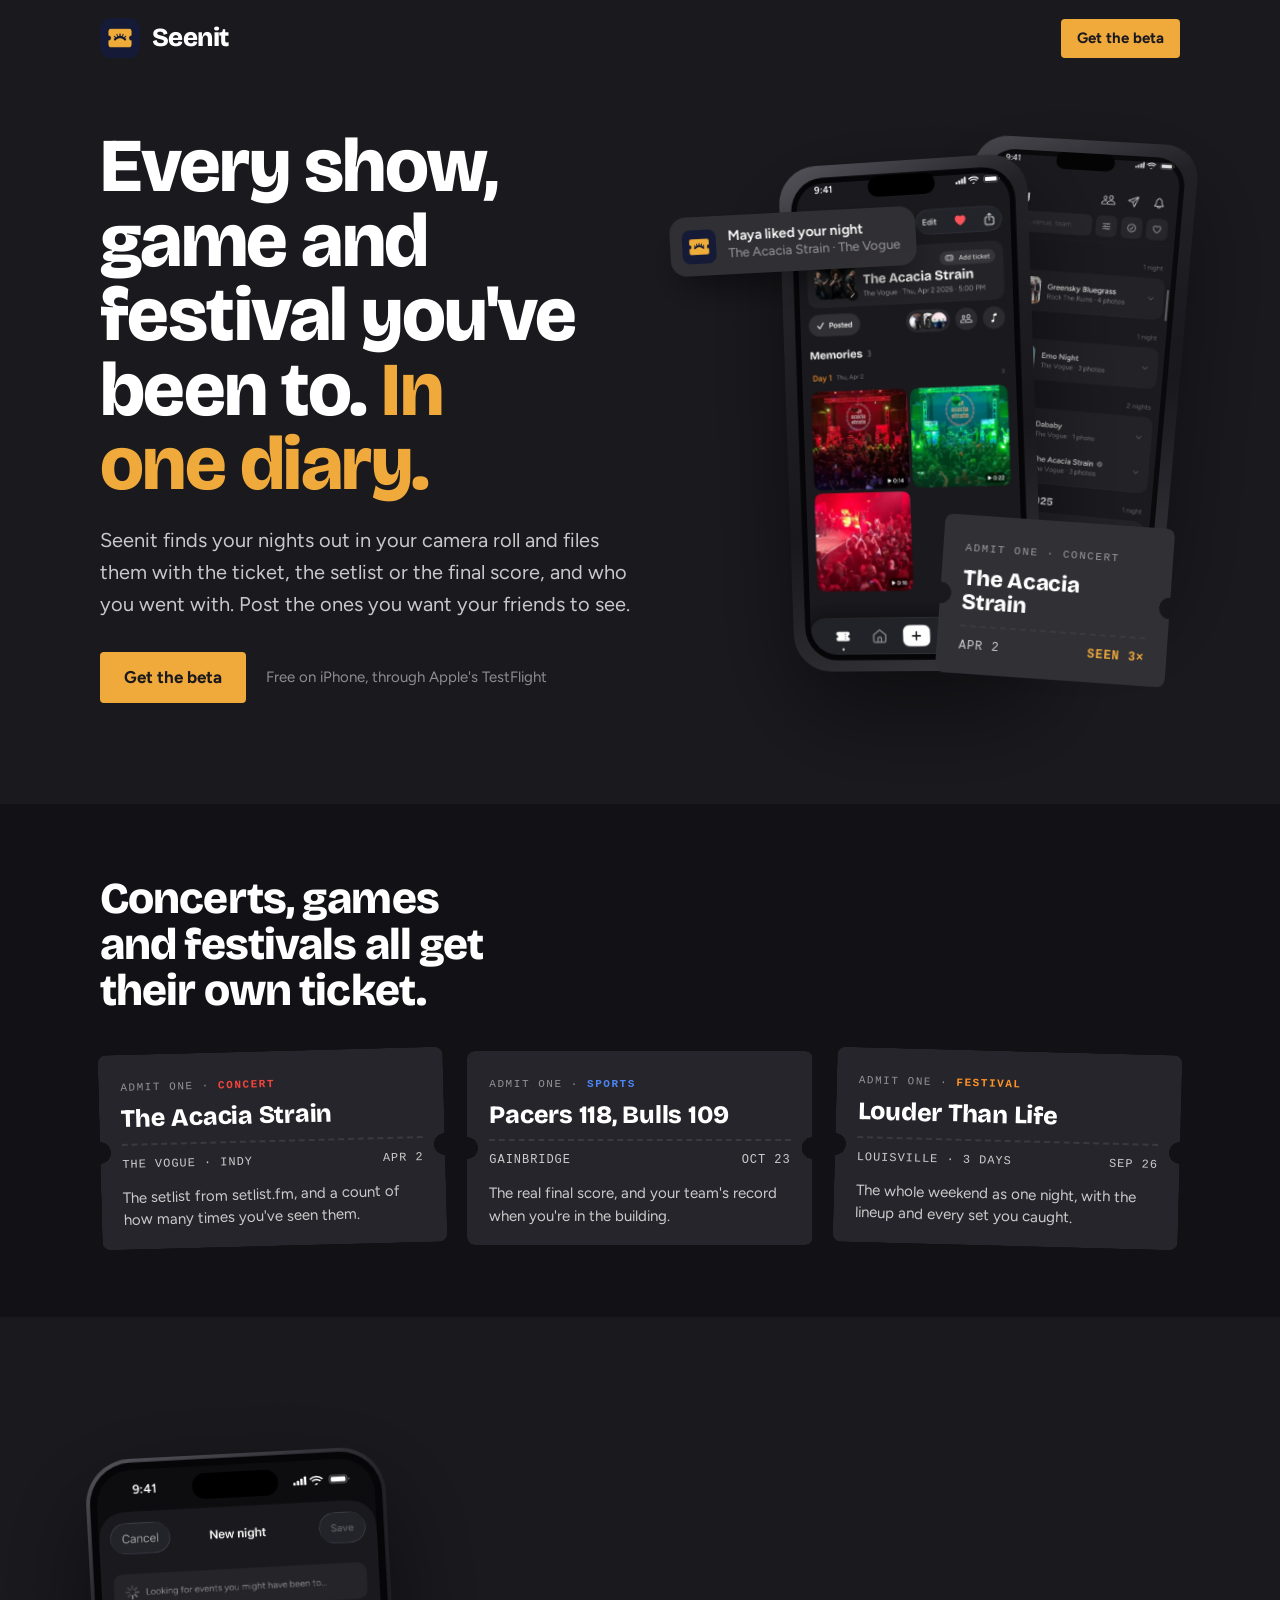
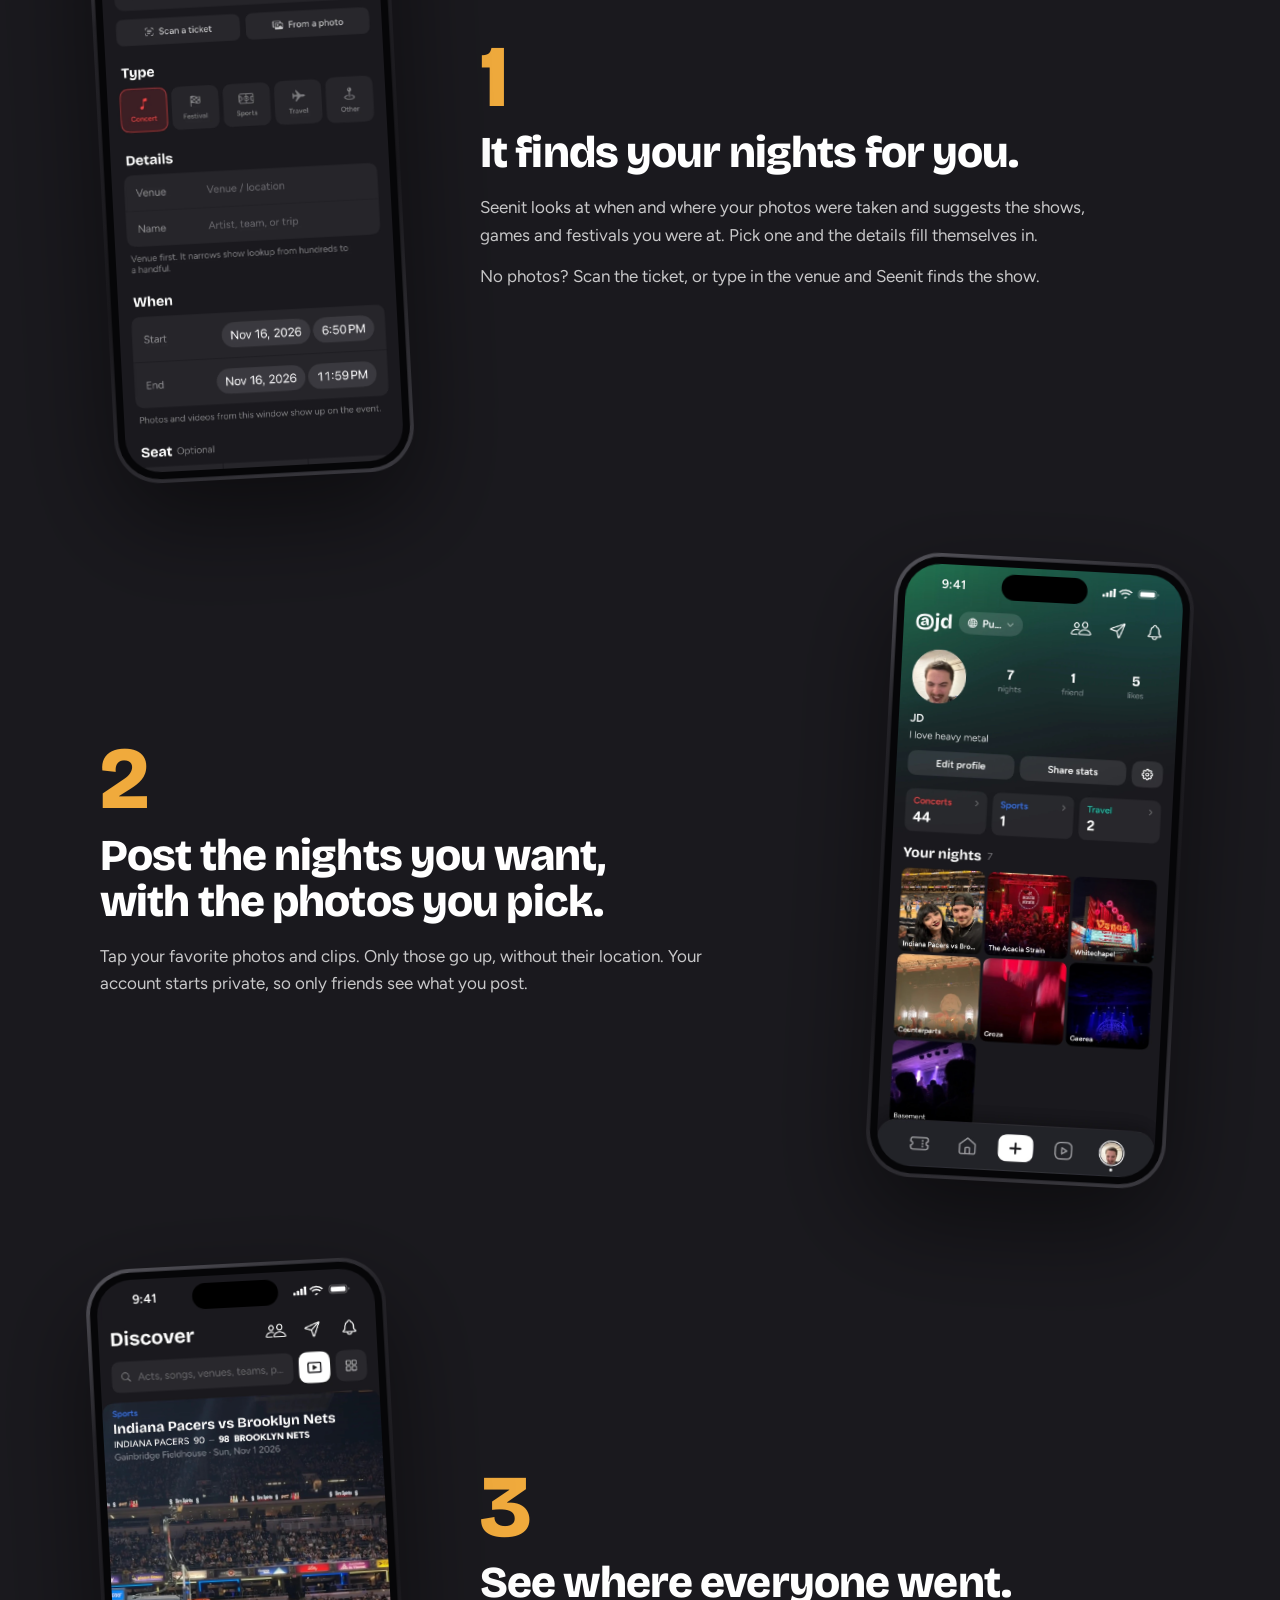
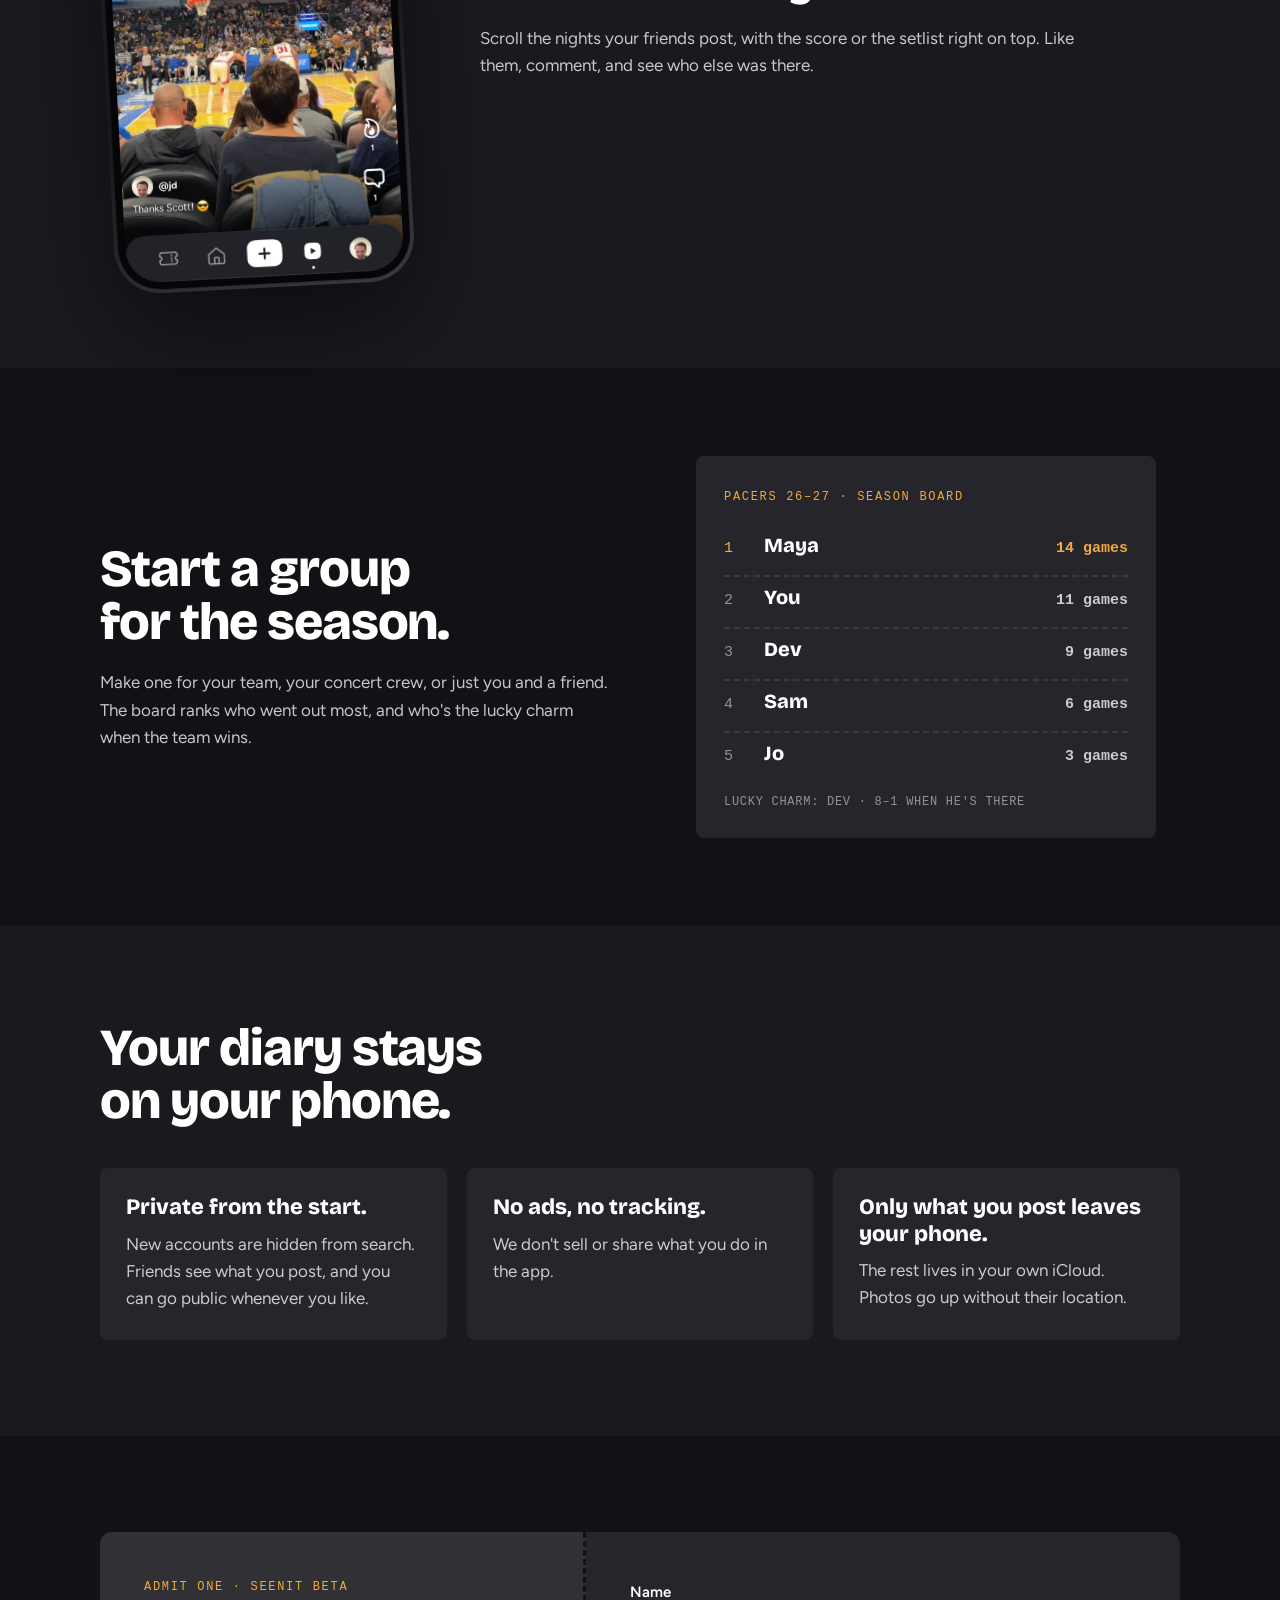
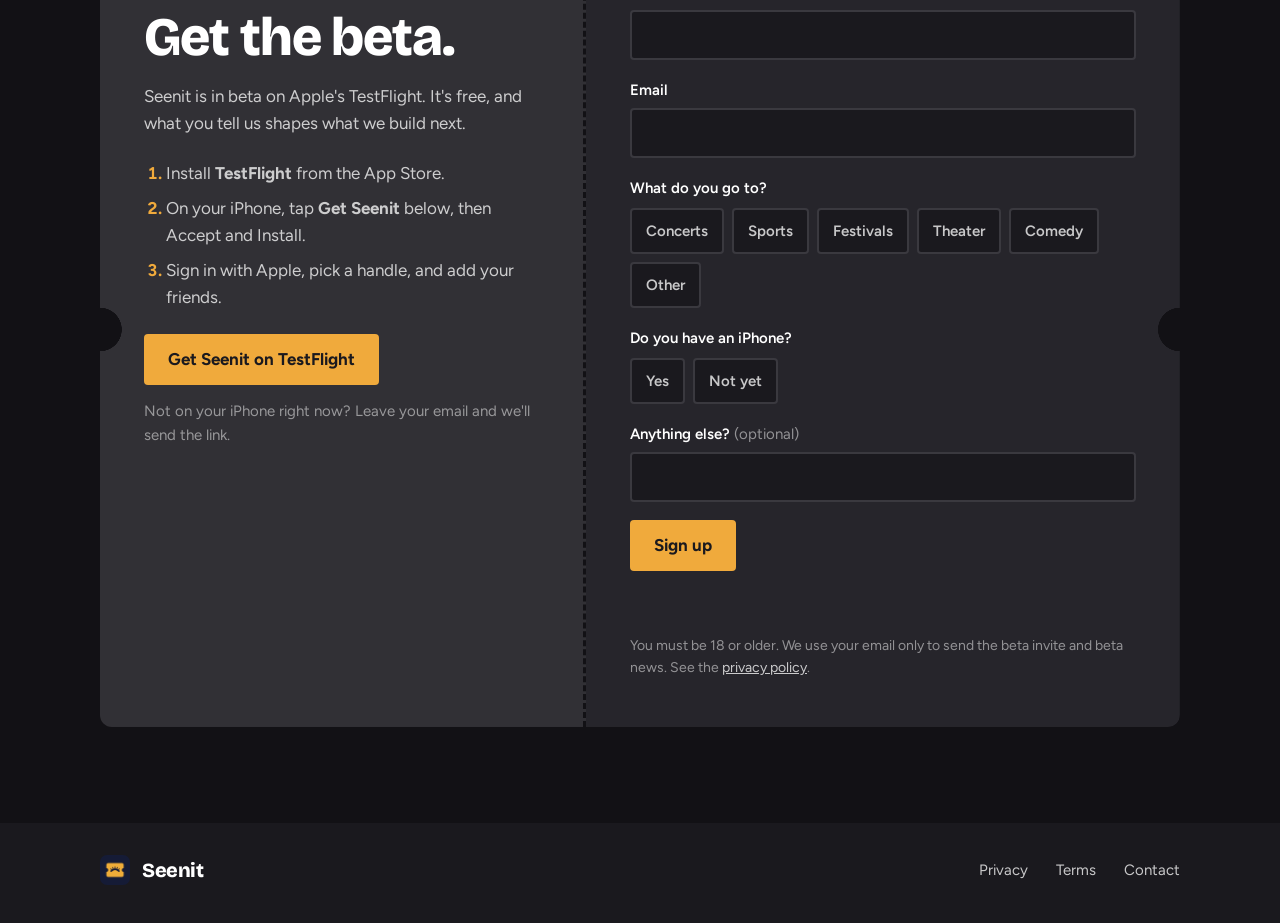
<file: index.html>
<!doctype html>
<html lang="en">
<head>
<meta charset="utf-8">
<meta name="viewport" content="width=device-width,initial-scale=1,viewport-fit=cover">
<title>Seenit Beta</title>
<meta name="description" content="Seenit turns your camera roll into a diary of every show, game and festival you've been to, and shares the nights you choose with your friends. Join the iPhone beta.">
<meta property="og:title" content="Seenit">
<meta property="og:description" content="A diary of every show, game and festival you've been to, made from your camera roll and shared with your friends. Join the iPhone beta.">
<meta property="og:image" content="https://getseenit.com/icon.png">
<meta name="theme-color" content="#1A191E">
<link rel="icon" href="icon.png">
<link rel="apple-touch-icon" href="apple-touch-icon.png">
<link rel="preconnect" href="https://fonts.googleapis.com">
<link rel="preconnect" href="https://fonts.gstatic.com" crossorigin>
<link rel="stylesheet" href="https://fonts.googleapis.com/css2?family=Bricolage+Grotesque:opsz,wght@12..96,600;12..96,800&family=Figtree:wght@400;600;700&display=swap">
<link rel="stylesheet" href="landing.css?v=7">
</head>
<body>

<div class="wrap top">
  <a class="brand" href="./"><img src="icon.png" alt="">Seenit</a>
  <a class="btn" href="#join">Get the beta</a>
</div>

<header class="wrap hero">
  <div>
    <h1>Every show, game and festival you've been to. <em>In one diary.</em></h1>
    <p class="lede">Seenit finds your nights out in your camera roll and files them with the ticket, the setlist or the final score, and who you went with. Post the ones you want your friends to see.</p>
    <div class="go">
      <a class="btn" href="#join">Get the beta</a>
      <small>Free on iPhone, through Apple's TestFlight</small>
    </div>
  </div>
  <div class="stage" aria-label="Seenit on an iPhone">
    <div class="shot back"><img src="shots/diary.jpg" alt="The Seenit diary listing shows by month"></div>
    <div class="shot front"><img src="shots/night.jpg" alt="The Acacia Strain at The Vogue in Seenit, with three videos from the night"></div>
    <div class="float ping" aria-hidden="true"><img src="icon.png" alt=""><div>Maya liked your night<span>The Acacia Strain · The Vogue</span></div></div>
    <div class="float ticket stub" aria-hidden="true"><span class="k">ADMIT ONE · CONCERT</span><span class="a">The Acacia Strain</span><span class="m"><span>APR 2</span><b>SEEN 3×</b></span></div>
  </div>
</header>

<section class="band">
  <div class="wrap">
    <h2>Concerts, games and festivals all get their own ticket.</h2>
    <div class="stubs">
      <div class="stub c"><span class="k">ADMIT ONE · <b>CONCERT</b></span><span class="a">The Acacia Strain</span><span class="m"><span>THE VOGUE · INDY</span><span>APR 2</span></span><p>The setlist from setlist.fm, and a count of how many times you've seen them.</p></div>
      <div class="stub s"><span class="k">ADMIT ONE · <b>SPORTS</b></span><span class="a">Pacers 118, Bulls 109</span><span class="m"><span>GAINBRIDGE</span><span>OCT 23</span></span><p>The real final score, and your team's record when you're in the building.</p></div>
      <div class="stub f"><span class="k">ADMIT ONE · <b>FESTIVAL</b></span><span class="a">Louder Than Life</span><span class="m"><span>LOUISVILLE · 3 DAYS</span><span>SEP 26</span></span><p>The whole weekend as one night, with the lineup and every set you caught.</p></div>
    </div>
  </div>
</section>

<main class="wrap how">
  <div class="row">
    <div class="shot"><img src="shots/add.jpg" alt="Adding a new night in Seenit while it looks for events you were at"></div>
    <div>
      <span class="n">1</span>
      <h3>It finds your nights for you.</h3>
      <p>Seenit looks at when and where your photos were taken and suggests the shows, games and festivals you were at. Pick one and the details fill themselves in.</p>
      <p>No photos? Scan the ticket, or type in the venue and Seenit finds the show.</p>
    </div>
  </div>
  <div class="row flip">
    <div class="shot"><img src="shots/you.jpg" alt="A Seenit profile with concert, sports and travel totals and a grid of nights"></div>
    <div>
      <span class="n">2</span>
      <h3>Post the nights you want, with the photos you pick.</h3>
      <p>Tap your favorite photos and clips. Only those go up, without their location. Your account starts private, so only friends see what you post.</p>
    </div>
  </div>
  <div class="row">
    <div class="shot"><img src="shots/feed.jpg" alt="A posted Pacers game in the Seenit feed, with the final score over the video"></div>
    <div>
      <span class="n">3</span>
      <h3>See where everyone went.</h3>
      <p>Scroll the nights your friends post, with the score or the setlist right on top. Like them, comment, and see who else was there.</p>
    </div>
  </div>
</main>

<section class="groups">
  <div class="wrap inner">
    <div>
      <h2>Start a group for the season.</h2>
      <p>Make one for your team, your concert crew, or just you and a friend. The board ranks who went out most, and who's the lucky charm when the team wins.</p>
    </div>
    <div class="board" aria-label="An example season board">
      <span class="k">PACERS 26–27 · SEASON BOARD</span>
      <ol>
        <li><span>1</span><b>Maya</b><em>14 games</em></li>
        <li><span>2</span><b>You</b><em>11 games</em></li>
        <li><span>3</span><b>Dev</b><em>9 games</em></li>
        <li><span>4</span><b>Sam</b><em>6 games</em></li>
        <li><span>5</span><b>Jo</b><em>3 games</em></li>
      </ol>
      <small>LUCKY CHARM: DEV · 8–1 WHEN HE'S THERE</small>
    </div>
  </div>
</section>

<section class="yours">
  <div class="wrap">
    <h2>Your diary stays on your phone.</h2>
    <ul>
      <li><b>Private from the start.</b>New accounts are hidden from search. Friends see what you post, and you can go public whenever you like.</li>
      <li><b>No ads, no tracking.</b>We don't sell or share what you do in the app.</li>
      <li><b>Only what you post leaves your phone.</b>The rest lives in your own iCloud. Photos go up without their location.</li>
    </ul>
  </div>
</section>

<section class="join" id="join">
  <div class="wrap"><div class="ticket">
    <div class="side">
      <span class="k">ADMIT ONE · SEENIT BETA</span>
      <h2>Get the beta.</h2>
      <p>Seenit is in beta on Apple's TestFlight. It's free, and what you tell us shapes what we build next.</p>
      <div id="getit" hidden>
        <ol class="steps">
          <li>Install <b>TestFlight</b> from the App Store.</li>
          <li>On your iPhone, tap <b>Get Seenit</b> below, then Accept and Install.</li>
          <li>Sign in with Apple, pick a handle, and add your friends.</li>
        </ol>
        <p style="margin-top:22px"><a class="btn" id="tf" href="https://testflight.apple.com/join/Q3kn78yn">Get Seenit on TestFlight</a></p>
        <p class="note" style="margin-top:14px">Not on your iPhone right now? Leave your email and we'll send the link.</p>
      </div>
      <p class="note" id="waitlist">We're letting people in a few at a time. Leave your name and email and we'll send your TestFlight invite.</p>
    </div>

    <form id="signup" novalidate>
      <label>Name <input type="text" name="name" autocomplete="name" maxlength="80" required></label>
      <label>Email <input type="email" name="email" autocomplete="email" maxlength="254" required></label>
      <fieldset>
        <legend>What do you go to?</legend>
        <div class="chips">
          <label class="chip"><input type="checkbox" name="goes_to" value="concerts"><span>Concerts</span></label>
          <label class="chip"><input type="checkbox" name="goes_to" value="sports"><span>Sports</span></label>
          <label class="chip"><input type="checkbox" name="goes_to" value="festivals"><span>Festivals</span></label>
          <label class="chip"><input type="checkbox" name="goes_to" value="theater"><span>Theater</span></label>
          <label class="chip"><input type="checkbox" name="goes_to" value="comedy"><span>Comedy</span></label>
          <label class="chip"><input type="checkbox" name="goes_to" value="other"><span>Other</span></label>
        </div>
      </fieldset>
      <fieldset>
        <legend>Do you have an iPhone?</legend>
        <div class="chips">
          <label class="chip"><input type="radio" name="has_iphone" value="yes" required><span>Yes</span></label>
          <label class="chip"><input type="radio" name="has_iphone" value="no"><span>Not yet</span></label>
        </div>
      </fieldset>
      <label><span>Anything else? <span class="opt">(optional)</span></span><input type="text" name="note" maxlength="500"></label>
      <div class="hp" aria-hidden="true"><label>Leave this empty <input type="text" name="website" tabindex="-1" autocomplete="off"></label></div>
      <div><button class="btn" type="submit">Sign up</button></div>
      <p class="status" role="status" aria-live="polite"></p>
      <p class="fine">You must be 18 or older. We use your email only to send the beta invite and beta news. See the <a href="privacy.html">privacy policy</a>.</p>
    </form>
  </div></div>
</section>

<footer class="wrap">
  <a class="brand" href="./"><img src="icon.png" alt="">Seenit</a>
  <a href="privacy.html">Privacy</a><a href="terms.html">Terms</a><a href="mailto:JD@jdmeyerconsulting.com">Contact</a>
</footer>

<script>
const SERVER = "https://pdzgdwvoqwjbqtzmnbjn.supabase.co", KEY = "sb_publishable_ST1KmzDsBo8nXe-e1KjO5w_ALfPbQGj";
// The public TestFlight link, filled in by publish.sh once Apple approves the beta. Until then it's a waitlist.
const TESTFLIGHT = document.getElementById("tf").getAttribute("href");
if (TESTFLIGHT.startsWith("https://testflight.apple.com/")) {
  document.getElementById("getit").hidden = false;
  document.getElementById("waitlist").hidden = true;
}
const form = document.getElementById("signup"), status = form.querySelector(".status"), button = form.querySelector("button");

form.addEventListener("submit", async (e) => {
  e.preventDefault();
  const f = new FormData(form);
  if (f.get("website")) { status.textContent = "You're on the list."; return; }   // a bot filled the hidden field
  const name = String(f.get("name") || "").trim(), email = String(f.get("email") || "").trim();
  const iphone = f.get("has_iphone");
  if (!name) return say("Add your name.");
  if (!/^[^@\s]+@[^@\s]+\.[^@\s]+$/.test(email)) return say("That email doesn't look right.");
  if (!iphone) return say("Let us know if you have an iPhone.");

  button.disabled = true; say("Signing you up…");
  try {
    const res = await fetch(`${SERVER}/rest/v1/beta_signups`, {
      method: "POST",
      headers: { apikey: KEY, "Content-Type": "application/json", Prefer: "return=minimal" },
      body: JSON.stringify({ name, email, goes_to: f.getAll("goes_to"), has_iphone: iphone === "yes", note: String(f.get("note") || "").trim() || null }),
    });
    if (res.ok || res.status === 409) {
      form.querySelectorAll("input, fieldset").forEach((el) => (el.disabled = true));
      const open = TESTFLIGHT.startsWith("https://testflight.apple.com/");
      say(open ? "You're in. On your iPhone, tap Get Seenit on TestFlight." : res.ok ? "You're on the list. Watch for an email from TestFlight." : "You're already on the list.");
      return;
    }
    say("That didn't go through. Try again in a minute.");
  } catch {
    say("Couldn't reach the server. Check your connection and try again.");
  }
  button.disabled = false;
});
function say(text) { status.textContent = text; }
</script>
</body>
</html>
</file>
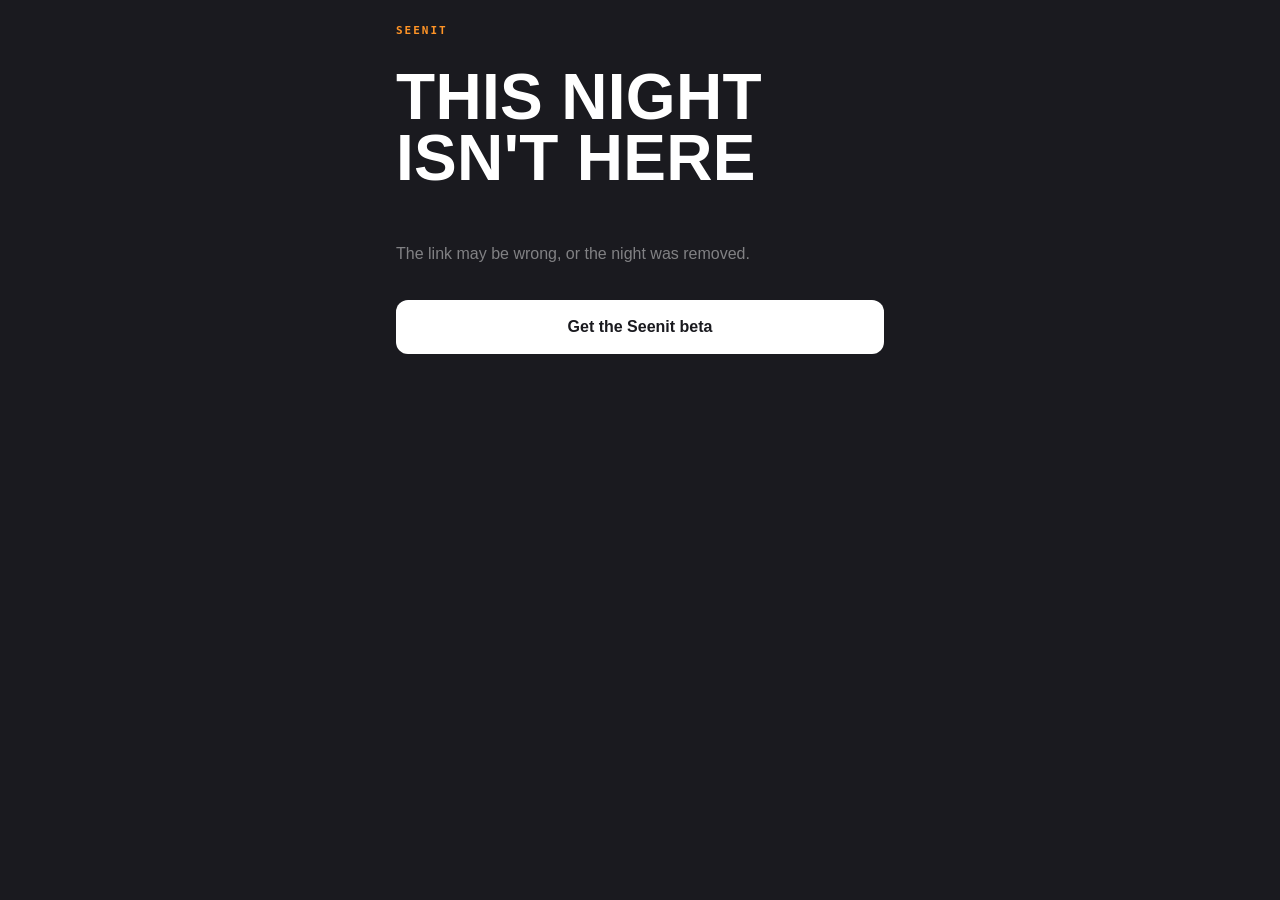
<file: n/index.html>
<!doctype html>
<html lang="en">
<head>
<meta charset="utf-8">
<meta name="viewport" content="width=device-width,initial-scale=1,viewport-fit=cover">
<title>A night on Seenit</title>
<meta name="description" content="A night out, shared from Seenit.">
<meta property="og:title" content="A night out, on Seenit">
<meta property="og:description" content="See the night, then track every show, game and trip of your own.">
<link rel="stylesheet" href="../style.css?v=4">
<style>
  .night { max-width: 520px; margin: 0 auto; padding: 24px max(16px, env(safe-area-inset-right)) 48px max(16px, env(safe-area-inset-left)); display: grid; gap: 18px; }
  .night img.card { width: 100%; border-radius: 16px; display: block; box-shadow: 0 20px 50px -20px rgba(0,0,0,.8); background: var(--raised); aspect-ratio: 9 / 16; object-fit: cover; }
  .who { color: var(--muted); font-size: 14px; }
  .facts { display: grid; gap: 4px; }
  .facts b { color: var(--text); font-size: 22px; }
  .setlist { margin: 0; padding-left: 22px; color: var(--soft); }
  .setlist li { padding: 2px 0; }
  .actions { display: grid; gap: 10px; }
  .btn { display: block; text-align: center; text-decoration: none; font-weight: 600; border-radius: 12px; padding: 14px; }
  .btn.primary { background: #fff; color: var(--ground); }
  .btn.secondary { background: var(--raised); color: var(--text); border: 1px solid var(--line); }
  .gone { color: var(--muted); }
</style>
</head>
<body>
<main class="night" id="night">
  <div class="mark">Seenit</div>
  <p class="gone" id="status">Loading the night…</p>
</main>
<script>
const SERVER = "https://pdzgdwvoqwjbqtzmnbjn.supabase.co", KEY = "sb_publishable_ST1KmzDsBo8nXe-e1KjO5w_ALfPbQGj";
const el = document.getElementById("night");
const esc = (s) => String(s ?? "").replace(/[&<>"']/g, (c) => ({ "&": "&amp;", "<": "&lt;", ">": "&gt;", '"': "&quot;", "'": "&#39;" }[c]));
const token = new URLSearchParams(location.search).get("t") || "";

async function load() {
  if (!/^[A-Za-z0-9_-]{16,40}$/.test(token)) return gone();
  try {
    const r = await fetch(`${SERVER}/rest/v1/rpc/shared_night`, {
      method: "POST", headers: { apikey: KEY, "Content-Type": "application/json" }, body: JSON.stringify({ t: token }),
    });
    const d = r.ok ? await r.json() : null;
    if (!d || !d.card) return gone();
    show(d);
  } catch { gone(); }
}

function gone() {
  el.innerHTML = `<div class="mark">Seenit</div><h1>This night isn't here</h1>
    <p class="gone">The link may be wrong, or the night was removed.</p>
    <div class="actions"><a class="btn primary" href="../">Get the Seenit beta</a></div>`;
}

function show(d) {
  const c = d.card, img = d.image ? `${SERVER}/storage/v1/object/public/shares/${d.image}` : null;
  const day = c.day ? new Date(c.day).toLocaleDateString("en-US", { month: "long", day: "numeric", year: "numeric", timeZone: "UTC" }) : "";
  const score = c.score ? `${esc(c.score.home)} ${c.score.homeScore} – ${c.score.awayScore} ${esc(c.score.away)}` : "";
  document.title = `${c.title} · Seenit`;
  el.innerHTML = `
    <div class="mark">Seenit</div>
    ${img ? `<img class="card" src="${img}" alt="${esc(c.title)} card">` : ""}
    <div class="facts">
      <b>${esc(c.title)}</b>
      ${score ? `<span>${score}</span>` : ""}
      <span class="who">${esc([c.venue, day].filter(Boolean).join(" · "))}</span>
      ${c.ordinal ? `<span class="who">${esc(c.ordinal)}</span>` : ""}
      ${c.who ? `<span class="who">${esc(c.who)}'s night${c.crew && c.crew.length ? `, with ${esc(c.crew.slice(0, 4).join(", "))}` : ""}</span>` : ""}
    </div>
    ${c.caption ? `<p>${esc(c.caption)}</p>` : ""}
    ${c.setlist && c.setlist.length ? `<div><h2>The setlist</h2><ol class="setlist">${c.setlist.map((s) => `<li>${esc(s)}</li>`).join("")}</ol></div>` : ""}
    <div class="actions">
      <a class="btn primary" href="ticketreal://night/${esc(d.night)}">Open in Seenit</a>
      <a class="btn secondary" href="../">Don't have it? Get the beta</a>
    </div>
    <p class="note">Seenit finds the shows, games and trips in your camera roll and turns them into a diary you can share with friends.</p>`;
}
load();
</script>
</body>
</html>
</file>
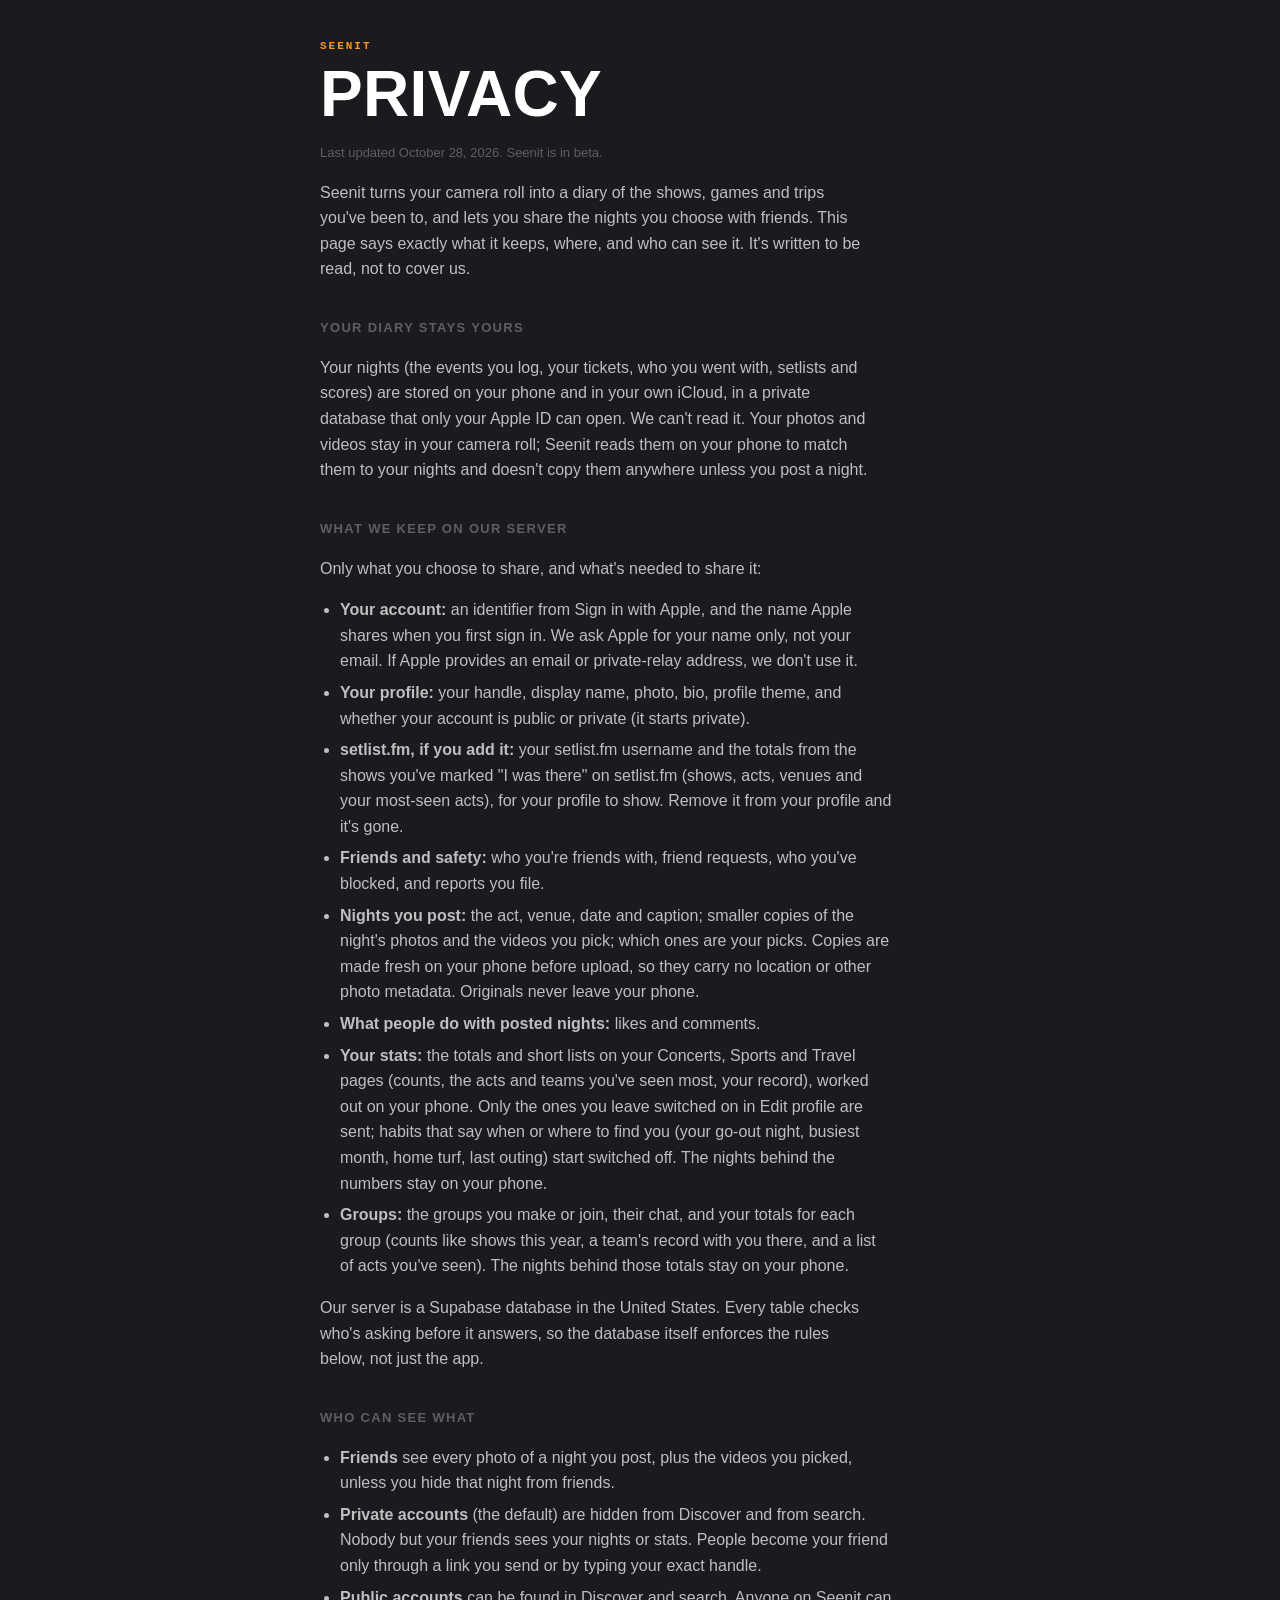
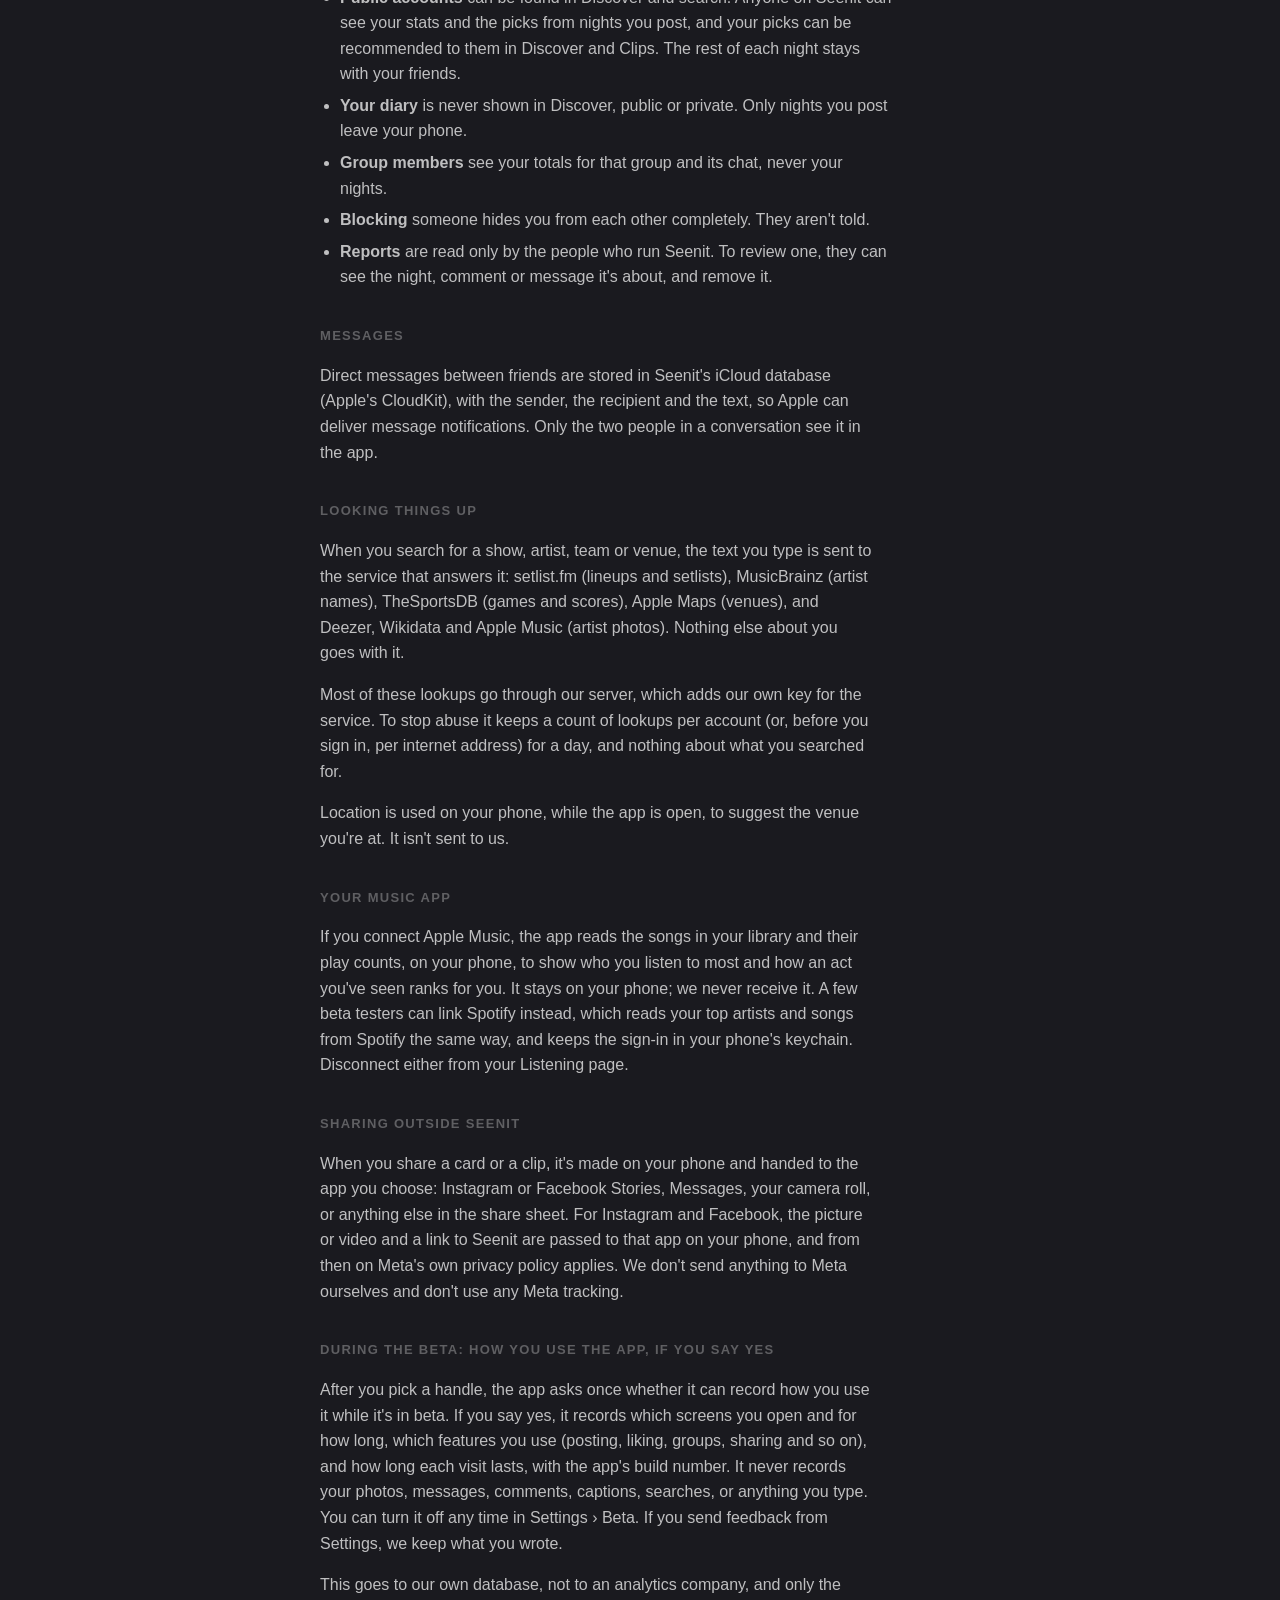
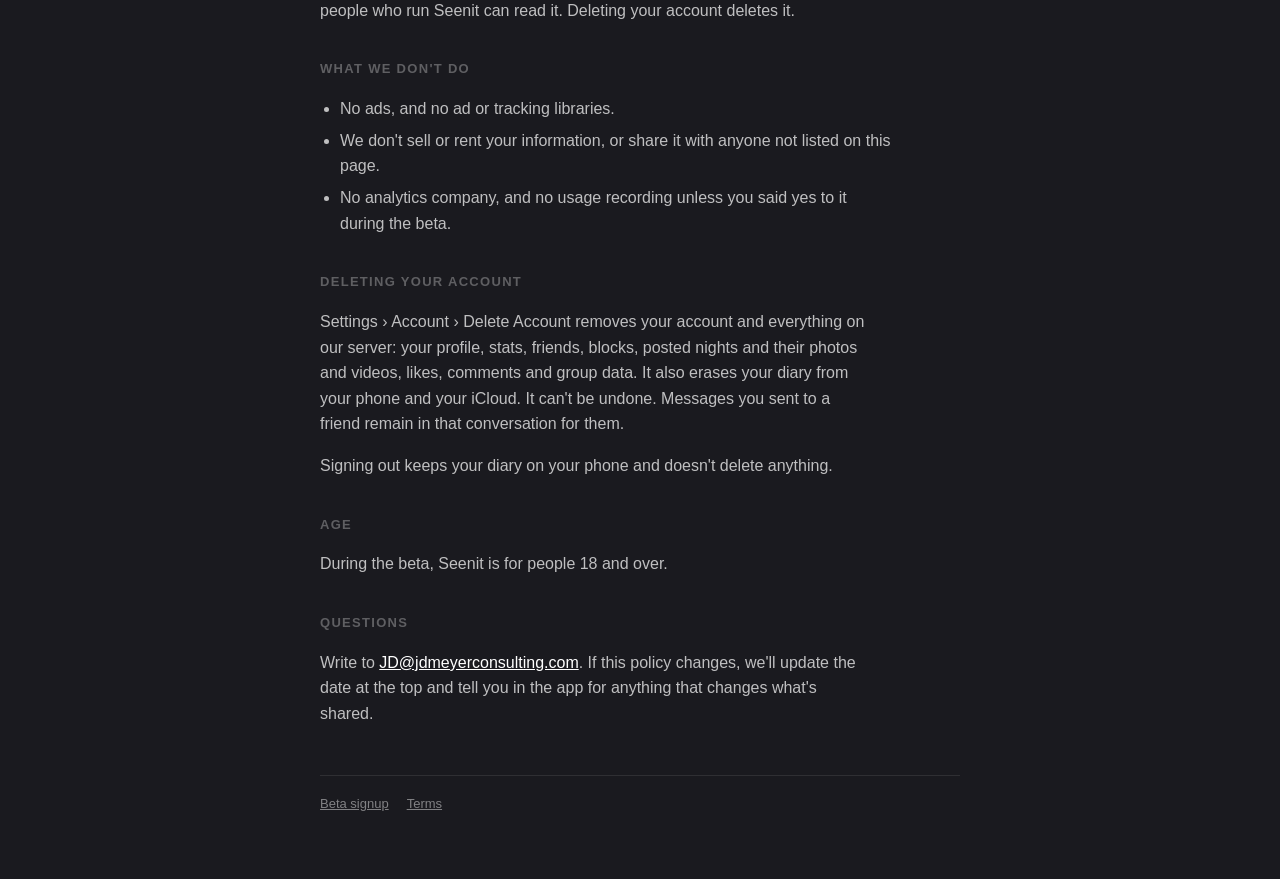
<file: privacy.html>
<!doctype html>
<html lang="en">
<head>
<meta charset="utf-8">
<meta name="viewport" content="width=device-width,initial-scale=1,viewport-fit=cover">
<title>Seenit Privacy Policy</title>
<meta name="description" content="What Seenit keeps, where it keeps it, and who can see it.">
<link rel="stylesheet" href="style.css">
</head>
<body>
<main>
  <div class="mark">Seenit</div>
  <h1>Privacy</h1>
  <p class="updated">Last updated October 28, 2026. Seenit is in beta.</p>

  <p>Seenit turns your camera roll into a diary of the shows, games and trips you've been to, and lets you share the nights you choose with friends. This page says exactly what it keeps, where, and who can see it. It's written to be read, not to cover us.</p>

  <h2>Your diary stays yours</h2>
  <p>Your nights (the events you log, your tickets, who you went with, setlists and scores) are stored on your phone and in your own iCloud, in a private database that only your Apple ID can open. We can't read it. Your photos and videos stay in your camera roll; Seenit reads them on your phone to match them to your nights and doesn't copy them anywhere unless you post a night.</p>

  <h2>What we keep on our server</h2>
  <p>Only what you choose to share, and what's needed to share it:</p>
  <ul>
    <li><b>Your account:</b> an identifier from Sign in with Apple, and the name Apple shares when you first sign in. We ask Apple for your name only, not your email. If Apple provides an email or private-relay address, we don't use it.</li>
    <li><b>Your profile:</b> your handle, display name, photo, bio, profile theme, and whether your account is public or private (it starts private).</li>
    <li><b>setlist.fm, if you add it:</b> your setlist.fm username and the totals from the shows you've marked "I was there" on setlist.fm (shows, acts, venues and your most-seen acts), for your profile to show. Remove it from your profile and it's gone.</li>
    <li><b>Friends and safety:</b> who you're friends with, friend requests, who you've blocked, and reports you file.</li>
    <li><b>Nights you post:</b> the act, venue, date and caption; smaller copies of the night's photos and the videos you pick; which ones are your picks. Copies are made fresh on your phone before upload, so they carry no location or other photo metadata. Originals never leave your phone.</li>
    <li><b>What people do with posted nights:</b> likes and comments.</li>
    <li><b>Your stats:</b> the totals and short lists on your Concerts, Sports and Travel pages (counts, the acts and teams you've seen most, your record), worked out on your phone. Only the ones you leave switched on in Edit profile are sent; habits that say when or where to find you (your go-out night, busiest month, home turf, last outing) start switched off. The nights behind the numbers stay on your phone.</li>
    <li><b>Groups:</b> the groups you make or join, their chat, and your totals for each group (counts like shows this year, a team's record with you there, and a list of acts you've seen). The nights behind those totals stay on your phone.</li>
  </ul>
  <p>Our server is a Supabase database in the United States. Every table checks who's asking before it answers, so the database itself enforces the rules below, not just the app.</p>

  <h2>Who can see what</h2>
  <ul>
    <li><b>Friends</b> see every photo of a night you post, plus the videos you picked, unless you hide that night from friends.</li>
    <li><b>Private accounts</b> (the default) are hidden from Discover and from search. Nobody but your friends sees your nights or stats. People become your friend only through a link you send or by typing your exact handle.</li>
    <li><b>Public accounts</b> can be found in Discover and search. Anyone on Seenit can see your stats and the picks from nights you post, and your picks can be recommended to them in Discover and Clips. The rest of each night stays with your friends.</li>
    <li><b>Your diary</b> is never shown in Discover, public or private. Only nights you post leave your phone.</li>
    <li><b>Group members</b> see your totals for that group and its chat, never your nights.</li>
    <li><b>Blocking</b> someone hides you from each other completely. They aren't told.</li>
    <li><b>Reports</b> are read only by the people who run Seenit. To review one, they can see the night, comment or message it's about, and remove it.</li>
  </ul>

  <h2>Messages</h2>
  <p>Direct messages between friends are stored in Seenit's iCloud database (Apple's CloudKit), with the sender, the recipient and the text, so Apple can deliver message notifications. Only the two people in a conversation see it in the app.</p>

  <h2>Looking things up</h2>
  <p>When you search for a show, artist, team or venue, the text you type is sent to the service that answers it: setlist.fm (lineups and setlists), MusicBrainz (artist names), TheSportsDB (games and scores), Apple Maps (venues), and Deezer, Wikidata and Apple Music (artist photos). Nothing else about you goes with it.</p>
  <p>Most of these lookups go through our server, which adds our own key for the service. To stop abuse it keeps a count of lookups per account (or, before you sign in, per internet address) for a day, and nothing about what you searched for.</p>
  <p>Location is used on your phone, while the app is open, to suggest the venue you're at. It isn't sent to us.</p>

  <h2>Your music app</h2>
  <p>If you connect Apple Music, the app reads the songs in your library and their play counts, on your phone, to show who you listen to most and how an act you've seen ranks for you. It stays on your phone; we never receive it. A few beta testers can link Spotify instead, which reads your top artists and songs from Spotify the same way, and keeps the sign-in in your phone's keychain. Disconnect either from your Listening page.</p>

  <h2>Sharing outside Seenit</h2>
  <p>When you share a card or a clip, it's made on your phone and handed to the app you choose: Instagram or Facebook Stories, Messages, your camera roll, or anything else in the share sheet. For Instagram and Facebook, the picture or video and a link to Seenit are passed to that app on your phone, and from then on Meta's own privacy policy applies. We don't send anything to Meta ourselves and don't use any Meta tracking.</p>

  <h2>During the beta: how you use the app, if you say yes</h2>
  <p>After you pick a handle, the app asks once whether it can record how you use it while it's in beta. If you say yes, it records which screens you open and for how long, which features you use (posting, liking, groups, sharing and so on), and how long each visit lasts, with the app's build number. It never records your photos, messages, comments, captions, searches, or anything you type. You can turn it off any time in Settings › Beta. If you send feedback from Settings, we keep what you wrote.</p>
  <p>This goes to our own database, not to an analytics company, and only the people who run Seenit can read it. Deleting your account deletes it.</p>

  <h2>What we don't do</h2>
  <ul>
    <li>No ads, and no ad or tracking libraries.</li>
    <li>We don't sell or rent your information, or share it with anyone not listed on this page.</li>
    <li>No analytics company, and no usage recording unless you said yes to it during the beta.</li>
  </ul>

  <h2>Deleting your account</h2>
  <p>Settings › Account › Delete Account removes your account and everything on our server: your profile, stats, friends, blocks, posted nights and their photos and videos, likes, comments and group data. It also erases your diary from your phone and your iCloud. It can't be undone. Messages you sent to a friend remain in that conversation for them.</p>
  <p>Signing out keeps your diary on your phone and doesn't delete anything.</p>

  <h2>Age</h2>
  <p>During the beta, Seenit is for people 18 and over.</p>

  <h2>Questions</h2>
  <p>Write to <a href="mailto:JD@jdmeyerconsulting.com">JD@jdmeyerconsulting.com</a>. If this policy changes, we'll update the date at the top and tell you in the app for anything that changes what's shared.</p>

  <footer><a href="./">Beta signup</a><a href="terms.html">Terms</a></footer>
</main>
</body>
</html>
</file>
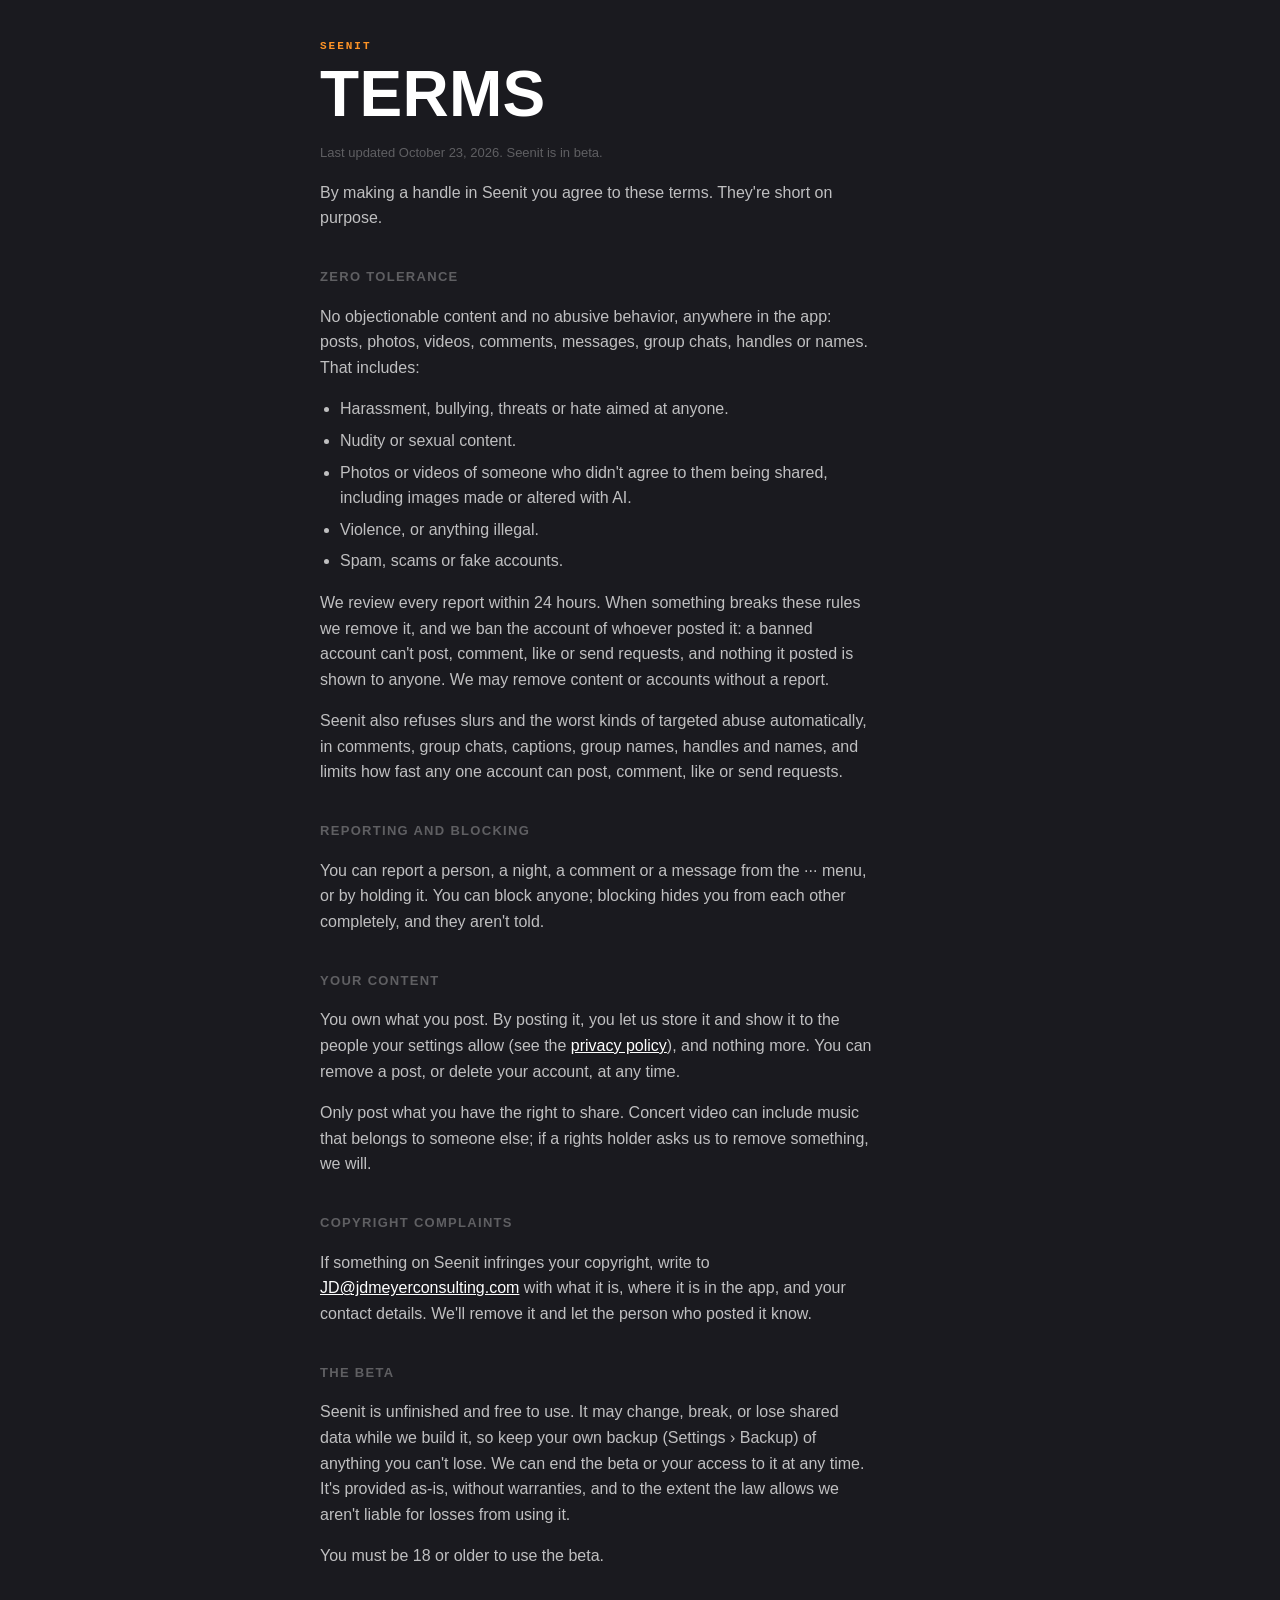
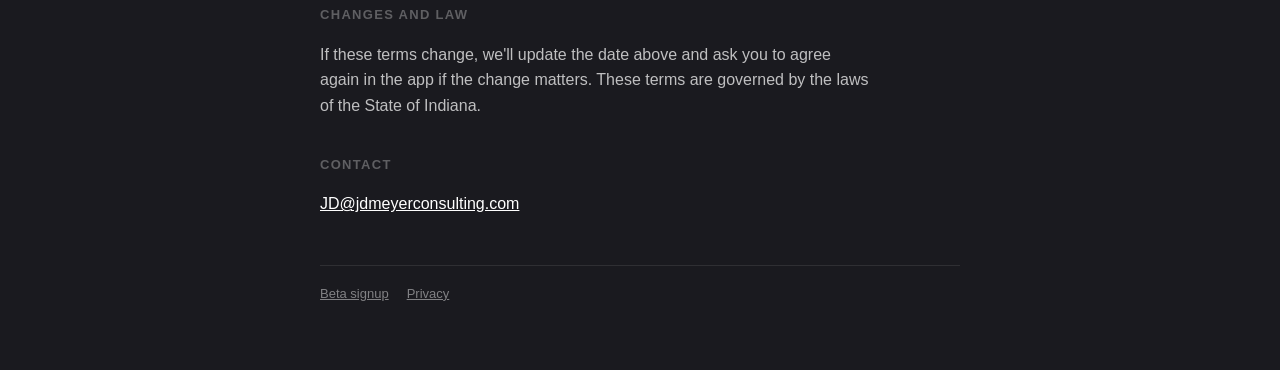
<file: terms.html>
<!doctype html>
<html lang="en">
<head>
<meta charset="utf-8">
<meta name="viewport" content="width=device-width,initial-scale=1,viewport-fit=cover">
<title>Seenit Terms</title>
<meta name="description" content="The rules for using Seenit, in plain English.">
<link rel="stylesheet" href="style.css">
</head>
<body>
<main>
  <div class="mark">Seenit</div>
  <h1>Terms</h1>
  <p class="updated">Last updated October 23, 2026. Seenit is in beta.</p>

  <p>By making a handle in Seenit you agree to these terms. They're short on purpose.</p>

  <h2>Zero tolerance</h2>
  <p>No objectionable content and no abusive behavior, anywhere in the app: posts, photos, videos, comments, messages, group chats, handles or names. That includes:</p>
  <ul>
    <li>Harassment, bullying, threats or hate aimed at anyone.</li>
    <li>Nudity or sexual content.</li>
    <li>Photos or videos of someone who didn't agree to them being shared, including images made or altered with AI.</li>
    <li>Violence, or anything illegal.</li>
    <li>Spam, scams or fake accounts.</li>
  </ul>
  <p>We review every report within 24 hours. When something breaks these rules we remove it, and we ban the account of whoever posted it: a banned account can't post, comment, like or send requests, and nothing it posted is shown to anyone. We may remove content or accounts without a report.</p>
  <p>Seenit also refuses slurs and the worst kinds of targeted abuse automatically, in comments, group chats, captions, group names, handles and names, and limits how fast any one account can post, comment, like or send requests.</p>

  <h2>Reporting and blocking</h2>
  <p>You can report a person, a night, a comment or a message from the ··· menu, or by holding it. You can block anyone; blocking hides you from each other completely, and they aren't told.</p>

  <h2>Your content</h2>
  <p>You own what you post. By posting it, you let us store it and show it to the people your settings allow (see the <a href="privacy.html">privacy policy</a>), and nothing more. You can remove a post, or delete your account, at any time.</p>
  <p>Only post what you have the right to share. Concert video can include music that belongs to someone else; if a rights holder asks us to remove something, we will.</p>

  <h2>Copyright complaints</h2>
  <p>If something on Seenit infringes your copyright, write to <a href="mailto:JD@jdmeyerconsulting.com">JD@jdmeyerconsulting.com</a> with what it is, where it is in the app, and your contact details. We'll remove it and let the person who posted it know.</p>

  <h2>The beta</h2>
  <p>Seenit is unfinished and free to use. It may change, break, or lose shared data while we build it, so keep your own backup (Settings › Backup) of anything you can't lose. We can end the beta or your access to it at any time. It's provided as-is, without warranties, and to the extent the law allows we aren't liable for losses from using it.</p>
  <p>You must be 18 or older to use the beta.</p>

  <h2>Changes and law</h2>
  <p>If these terms change, we'll update the date above and ask you to agree again in the app if the change matters. These terms are governed by the laws of the State of Indiana.</p>

  <h2>Contact</h2>
  <p><a href="mailto:JD@jdmeyerconsulting.com">JD@jdmeyerconsulting.com</a></p>

  <footer><a href="./">Beta signup</a><a href="privacy.html">Privacy</a></footer>
</main>
</body>
</html>
</file>
<file: landing.css>
/* getseenit.com landing page. Colours come from the app itself: its warm near-black background and card greys,
   with the icon's amber used only as a highlight (buttons, numbers, a word in a headline), never as a background.
   Bricolage Grotesque and Figtree are the app's fonts; monospace is for ticket text, like the app's stubs.
   Sections are separated by solid colour fields, never boxed in with hairlines. Buttons are flat and square-cornered. */
:root {
  --bg: #1A191E; --bg-deep: #121115; --card: #26252B; --card-2: #313035; --line: #3A393F;
  --amber: #F0AA3C; --amber-deep: #D88F22;
  --text: #FFFFFF; --soft: rgba(255,255,255,.76); --muted: rgba(255,255,255,.5);
  --concert: #F2453D; --sports: #4C86F5; --festival: #FF9426; --travel: #2FB37E;
  --display: "Bricolage Grotesque", "Avenir Next", "Helvetica Neue", Arial, sans-serif;
  --body: "Figtree", -apple-system, BlinkMacSystemFont, "Helvetica Neue", Arial, sans-serif;
  --mono: ui-monospace, "SF Mono", SFMono-Regular, Menlo, Consolas, monospace;
  color-scheme: dark;
}
* { box-sizing: border-box; }
html { -webkit-text-size-adjust: 100%; }
body { margin: 0; background: var(--bg); color: var(--soft); font: 17px/1.6 var(--body); -webkit-font-smoothing: antialiased; overflow-x: hidden; }
img { max-width: 100%; display: block; }
a { color: inherit; }
.wrap { max-width: 1120px; margin: 0 auto; padding-left: max(20px, env(safe-area-inset-left, 0px)); padding-right: max(20px, env(safe-area-inset-right, 0px)); }
h1, h2, h3 { font-family: var(--display); color: var(--text); margin: 0; text-wrap: balance; font-weight: 800; letter-spacing: -.02em; }
h1 em, h2 em, h3 em { font-style: normal; color: var(--amber); }
p { margin: 0; max-width: 58ch; }

/* Buttons: flat, square corners, no lift. */
.btn { display: inline-flex; align-items: center; gap: 10px; background: var(--amber); color: #1A191E; font: 700 17px/1 var(--body);
       text-decoration: none; padding: 17px 24px; border: 0; border-radius: 4px; cursor: pointer; }
.btn:hover { background: #F6BB5A; }
.btn:active { background: var(--amber-deep); }
.btn:focus-visible { outline: 3px solid var(--text); outline-offset: 3px; }
.btn:disabled { opacity: .6; cursor: default; }

/* Top bar */
.top { display: flex; align-items: center; justify-content: space-between; gap: 16px; padding-block: 18px; }
.brand { display: flex; align-items: center; gap: 12px; text-decoration: none; color: var(--text); font: 800 26px/1 var(--display); letter-spacing: -.02em; }
.brand img { width: 40px; height: 40px; border-radius: 10px; }
.top .btn { padding: 12px 16px; font-size: 15px; }

/* ---------- The phone ----------
   A real screenshot in an iPhone-shaped frame: titanium edge, black bezel, Dynamic Island and a clean 9:41 status bar
   (the screenshots have their own status bar painted out). Sizes are in cqw so the phone scales as one piece. */
.shot { position: relative; container-type: inline-size; padding: 3.6%; border-radius: 15.2% / 7.3%;
        background: linear-gradient(155deg, #55545B 0%, #232227 22%, #18171B 60%, #3B3A40 100%);
        filter: drop-shadow(0 40px 50px rgba(0,0,0,.5)); }
.shot img { width: 100%; height: auto; aspect-ratio: 923 / 2000; object-fit: cover; border-radius: 12.5cqw; background: var(--bg);
            box-shadow: 0 0 0 2.6cqw #060608; }
.shot::before { content: "9:41"; position: absolute; z-index: 2; top: 3.88cqw; left: 3.88cqw; right: 3.88cqw; height: 14.6cqw;
  display: flex; align-items: center; padding-left: 13cqw; color: #fff; font: 600 4.5cqw/1 -apple-system, "SF Pro Text", var(--body); letter-spacing: -.01em;
  background: url("data:image/svg+xml,%3Csvg xmlns='http://www.w3.org/2000/svg' viewBox='0 0 78 14' fill='%23fff'%3E%3Crect x='0' y='9' width='3.2' height='4' rx='.8'/%3E%3Crect x='4.8' y='6.5' width='3.2' height='6.5' rx='.8'/%3E%3Crect x='9.6' y='4' width='3.2' height='9' rx='.8'/%3E%3Crect x='14.4' y='1' width='3.2' height='12' rx='.8'/%3E%3Cpath d='M31 3.2a11 11 0 0 1 7.8 3.2l1.5-1.5A13 13 0 0 0 31 1a13 13 0 0 0-9.3 3.9l1.5 1.5A11 11 0 0 1 31 3.2zm0 4a7 7 0 0 1 5 2l1.5-1.5A9 9 0 0 0 31 5.1a9 9 0 0 0-6.4 2.6l1.5 1.5A7 7 0 0 1 31 7.2zm0 4.1-2.4 2.4L31 14l2.4-2.3z'/%3E%3Crect x='48.5' y='1.5' width='24' height='11' rx='3.3' fill='none' stroke='%23fff' stroke-opacity='.45'/%3E%3Crect x='50.5' y='3.5' width='20' height='7' rx='1.8'/%3E%3Cpath d='M74.5 5.2v3.6c.9-.3 1.5-1 1.5-1.8s-.6-1.5-1.5-1.8z' fill-opacity='.45'/%3E%3C/svg%3E")
              no-repeat right 8cqw center / 21cqw auto; }
.shot::after { content: ""; position: absolute; z-index: 3; top: 6.6cqw; left: 50%; transform: translateX(-50%); width: 31cqw; height: 9.2cqw; border-radius: 99px; background: #000; }

/* Hero */
.hero { display: grid; grid-template-columns: minmax(0, 1.05fr) minmax(0, .95fr); gap: 48px; align-items: center; padding-block: 40px 88px; }
.hero h1 { font-size: clamp(42px, 6.4vw, 76px); line-height: .98; }
.hero .lede { font-size: 20px; margin-top: 22px; }
.hero .go { display: flex; flex-wrap: wrap; align-items: center; gap: 14px 20px; margin-top: 32px; }
.hero .go small { color: var(--muted); font-size: 15px; }
.stage { position: relative; display: flex; justify-content: center; align-items: center; min-height: 600px; perspective: 1800px; }
.stage .shot { width: 52%; }
.stage .shot.front { z-index: 2; transform: translateX(-10%) rotateY(-12deg) rotateZ(-2deg); }
.stage .shot.back { position: absolute; width: 46%; right: 0; top: 4%; transform: rotateY(-12deg) rotateZ(5deg); opacity: .85; }
/* A ticket stub and a notification that sit on top of the phones. */
.float { position: absolute; z-index: 4; }
.float.ticket { right: 2%; bottom: 6%; width: 230px; transform: rotate(4deg); }
.float.ping { left: -4%; top: 16%; display: flex; align-items: center; gap: 12px; background: rgba(49,48,53,.94); backdrop-filter: blur(12px); -webkit-backdrop-filter: blur(12px);
  border-radius: 16px; padding: 12px 16px 12px 12px; color: var(--text); font: 600 14px/1.3 var(--body); transform: rotate(-3deg); box-shadow: 0 18px 40px -12px rgba(0,0,0,.7); }
.float.ping img { width: 34px; height: 34px; border-radius: 8px; }
.float.ping span { display: block; color: var(--muted); font-weight: 400; font-size: 13px; }

/* Ticket stubs, cut like the app's: two notches on the sides. */
.stub { background: var(--card); color: var(--soft); border-radius: 8px; padding: 18px 22px; font-family: var(--mono);
  -webkit-mask: radial-gradient(11px at 0 50%, #0000 98%, #000) left/51% 100% no-repeat, radial-gradient(11px at 100% 50%, #0000 98%, #000) right/51% 100% no-repeat;
          mask: radial-gradient(11px at 0 50%, #0000 98%, #000) left/51% 100% no-repeat, radial-gradient(11px at 100% 50%, #0000 98%, #000) right/51% 100% no-repeat; }
.stub .k { font-size: 11px; letter-spacing: .14em; color: var(--muted); }
.stub .k b { font-weight: 700; }
.stub.c .k b { color: var(--concert); } .stub.s .k b { color: var(--sports); } .stub.f .k b { color: var(--festival); }
.stub .a { display: block; color: var(--text); font: 800 25px/1.1 var(--display); letter-spacing: -.01em; margin: 6px 0 10px; }
.stub .m { display: flex; justify-content: space-between; gap: 12px; font-size: 12px; letter-spacing: .08em; border-top: 2px dashed var(--line); padding-top: 10px; }
.float.ticket.stub { background: var(--card-2); }
.float.ticket .a { font-size: 22px; }
.float.ticket .m b { color: var(--amber); font-weight: 700; }

/* Band of stubs */
.band { background: var(--bg-deep); padding-block: 72px; }
.band h2 { font-size: clamp(30px, 4vw, 44px); line-height: 1.05; max-width: 20ch; }
.band .stubs { display: grid; grid-template-columns: repeat(3, minmax(0, 1fr)); gap: 22px; margin-top: 36px; }
.band .stub:nth-child(1) { transform: rotate(-1.5deg); } .band .stub:nth-child(3) { transform: rotate(1.5deg); }
.band .stub p { font: 15px/1.5 var(--body); color: var(--soft); margin-top: 12px; }

/* How it works: big screenshot beside short copy, alternating sides. */
.how { padding-block: 96px 40px; }
.row { display: grid; grid-template-columns: minmax(0, 300px) minmax(0, 1fr); gap: 80px; align-items: center; padding-block: 40px; }
.row.flip { grid-template-columns: minmax(0, 1fr) minmax(0, 300px); }
.row.flip .shot { order: 2; }
.row .shot { width: 100%; max-width: 300px; justify-self: center; transform: rotate(-3deg); }
.row.flip .shot { transform: rotate(3deg); }
.row .n { font: 800 88px/.8 var(--display); color: var(--amber); letter-spacing: -.04em; display: block; margin-bottom: 18px; }
.row h3 { font-size: clamp(30px, 3.6vw, 44px); line-height: 1.05; margin-bottom: 18px; }
.row p + p { margin-top: 14px; }

/* Groups: headline beside a season board, set like a scoreboard. */
.groups { background: var(--bg-deep); padding-block: 88px; }
.groups .inner { display: grid; grid-template-columns: minmax(0, 1fr) minmax(0, 1fr); gap: 64px; align-items: center; }
.groups h2 { font-size: clamp(32px, 4.4vw, 52px); line-height: 1.02; margin-bottom: 20px; }
.board { background: var(--card); border-radius: 8px; padding: 26px 28px; font-family: var(--mono); color: var(--soft); max-width: 460px; width: 100%; justify-self: center; }
.board .k { font-size: 12px; letter-spacing: .14em; color: var(--amber); }
.board ol { list-style: none; margin: 16px 0 0; padding: 0; display: grid; gap: 4px; }
.board li { display: grid; grid-template-columns: 28px 1fr auto; gap: 12px; align-items: baseline; padding: 10px 0; font-size: 15px; }
.board li + li { border-top: 2px dashed var(--line); }
.board li b { color: var(--text); font: 800 20px/1 var(--display); }
.board li span:first-child { color: var(--muted); }
.board li:first-child span:first-child, .board li:first-child em { color: var(--amber); }
.board li em { font-style: normal; color: var(--soft); font-weight: 700; }
.board small { display: block; margin-top: 14px; color: var(--muted); font-size: 12px; letter-spacing: .06em; }

/* Privacy */
.yours { padding-block: 96px; }
.yours h2 { font-size: clamp(32px, 4.4vw, 52px); line-height: 1.02; max-width: 16ch; }
.yours ul { list-style: none; padding: 0; margin: 40px 0 0; display: grid; grid-template-columns: repeat(3, minmax(0, 1fr)); gap: 20px; }
.yours li { background: var(--card); border-radius: 8px; padding: 26px 26px 28px; }
.yours li b { display: block; color: var(--text); font: 800 22px/1.2 var(--display); margin-bottom: 10px; }

/* Join: the sign-up is a big ticket. */
.join { background: var(--bg-deep); padding-block: 96px; }
.join .ticket { display: grid; grid-template-columns: minmax(0, .9fr) minmax(0, 1.1fr); background: var(--card); border-radius: 12px;
  -webkit-mask: radial-gradient(22px at 0 50%, #0000 98%, #000) left/51% 100% no-repeat, radial-gradient(22px at 100% 50%, #0000 98%, #000) right/51% 100% no-repeat;
          mask: radial-gradient(22px at 0 50%, #0000 98%, #000) left/51% 100% no-repeat, radial-gradient(22px at 100% 50%, #0000 98%, #000) right/51% 100% no-repeat; }
.join .side { background: var(--card-2); padding: 48px 44px; display: flex; flex-direction: column; gap: 18px; border-right: 3px dashed var(--bg-deep); }
.join .side .k { font: 12px var(--mono); letter-spacing: .14em; color: var(--amber); }
.join .side h2 { font-size: clamp(36px, 4.6vw, 54px); line-height: .98; }
.join .steps { margin: 4px 0 0; padding-left: 22px; display: grid; gap: 8px; }
.join .steps ::marker { color: var(--amber); font-weight: 700; }
.join .side .note { font-size: 15px; color: var(--muted); }
.join form { padding: 48px 44px; display: grid; gap: 18px; }
.join label { display: grid; gap: 6px; color: var(--text); font-weight: 600; font-size: 15px; }
.join input[type=text], .join input[type=email] { font: 17px var(--body); color: var(--text); background: var(--bg); border: 2px solid var(--line); border-radius: 4px; padding: 13px 14px; width: 100%; }
.join input:focus { outline: none; border-color: var(--amber); }
.join fieldset { border: 0; padding: 0; margin: 0; }
.join legend { color: var(--text); font-weight: 600; font-size: 15px; padding: 0; margin-bottom: 8px; }
.chips { display: flex; flex-wrap: wrap; gap: 8px; }
.chip { position: relative; display: inline-flex !important; font-weight: 600; }
.chip input { position: absolute; opacity: 0; pointer-events: none; }
.chip span { padding: 9px 14px; border-radius: 4px; background: var(--bg); border: 2px solid var(--line); color: var(--soft); cursor: pointer; font-size: 15px; }
.chip input:checked + span { background: var(--amber); border-color: var(--amber); color: #1A191E; }
.chip input:focus-visible + span { outline: 3px solid var(--text); outline-offset: 2px; }
.join .opt { font-weight: 400; color: var(--muted); }
.join .status { min-height: 1.6em; color: var(--text); font-weight: 600; }
.join .fine { font-size: 14px; color: var(--muted); }
.join .fine a { color: var(--soft); }
.hp { position: absolute; left: -9999px; }

footer { padding-block: 32px 48px; display: flex; flex-wrap: wrap; gap: 12px 28px; align-items: center; color: var(--muted); font-size: 15px; }
footer a { color: var(--soft); text-decoration: none; }
footer a:hover { color: var(--text); }
footer .brand { font-size: 20px; margin-right: auto; }
footer .brand img { width: 30px; height: 30px; border-radius: 7px; }

@media (max-width: 900px) {
  .hero { grid-template-columns: 1fr; gap: 32px; padding-block: 20px 64px; }
  .stage { min-height: 0; max-width: 460px; margin: 0 auto; width: 100%; padding-block: 30px 50px; }
  .stage .shot.front { width: 58%; transform: translateX(-14%) rotateZ(-2deg); }
  .stage .shot.back { width: 48%; right: 0; top: 30px; transform: rotateZ(5deg); }
  .float.ticket { width: 190px; bottom: 4%; right: 0; }
  .float.ticket .a { font-size: 19px; }
  .float.ping { top: 4%; left: 0; }
  .band .stubs { grid-template-columns: 1fr; max-width: 480px; }
  .band .stub:nth-child(n) { transform: none; }
  .row, .row.flip { grid-template-columns: 1fr; gap: 36px; padding-block: 32px; }
  .row.flip .shot { order: 0; }
  .row .shot { max-width: 250px; }
  .row .n { font-size: 64px; }
  .groups .inner { grid-template-columns: 1fr; gap: 40px; }
  .yours ul { grid-template-columns: 1fr; gap: 14px; }
  .join .ticket { grid-template-columns: 1fr; }
  .join .side { border-right: 0; border-bottom: 3px dashed var(--bg-deep); padding: 36px 28px; }
  .join form { padding: 32px 28px 40px; }
  .how { padding-block: 64px 24px; }
}
@media (max-width: 480px) {
  body { font-size: 16px; }
  .hero .lede { font-size: 18px; }
  .top .btn { display: none; }
  .join .side, .join form { padding-left: 30px; padding-right: 30px; }
  .float.ping { font-size: 13px; padding: 10px 12px 10px 10px; }
  .float.ping img { width: 28px; height: 28px; }
  .float.ticket { width: 172px; padding: 14px 18px; }
  .float.ticket .k { font-size: 9.5px; letter-spacing: .08em; white-space: nowrap; }
  .float.ticket .a { font-size: 17px; }
}
</file>
<file: style.css>
/* Ticketreal's public pages: the app's own look. Dark ground, white text, the cream ticket stub. */
:root {
  --ground: #1A1A1F; --raised: rgba(255,255,255,.065); --line: rgba(255,255,255,.09);
  --text: #fff; --soft: rgba(255,255,255,.72); --muted: rgba(255,255,255,.45); --faint: rgba(255,255,255,.3);
  --stub: #F4ECDD; --stub-ink: #2A2118; --concert: #F24040; --festival: #FF9426;
  color-scheme: dark;
}
* { box-sizing: border-box; }
body {
  margin: 0; background: var(--ground); color: var(--soft);
  font: 16px/1.6 -apple-system, BlinkMacSystemFont, "SF Pro Text", "Helvetica Neue", Helvetica, Arial, sans-serif;
  -webkit-font-smoothing: antialiased;
}
main { max-width: 680px; margin: 0 auto; padding: 40px max(20px, env(safe-area-inset-right)) 64px max(20px, env(safe-area-inset-left)); }
a { color: var(--text); }
.mark { font: 700 11px ui-monospace, Menlo, monospace; letter-spacing: .18em; color: var(--festival); text-transform: uppercase; }
h1 { font: 800 clamp(40px, 9vw, 64px)/.95 "Arial Narrow", "Helvetica Neue", Helvetica, sans-serif; letter-spacing: .005em;
     text-transform: uppercase; color: var(--text); margin: 12px 0 18px; }
h2 { font-size: 13px; font-weight: 700; letter-spacing: .1em; text-transform: uppercase; color: var(--faint); margin: 36px 0 10px; }
p, li { max-width: 62ch; }
ul { padding-left: 20px; }
li + li { margin-top: 6px; }
.updated { color: var(--faint); font-size: 13px; }
.stub {
  background: var(--stub); color: var(--stub-ink); border-radius: 4px; padding: 14px 16px; margin: 26px 0;
  font-family: ui-monospace, Menlo, monospace;
  -webkit-mask: radial-gradient(7px at 0 50%, #0000 98%, #000) left/51% 100% no-repeat, radial-gradient(7px at 100% 50%, #0000 98%, #000) right/51% 100% no-repeat;
          mask: radial-gradient(7px at 0 50%, #0000 98%, #000) left/51% 100% no-repeat, radial-gradient(7px at 100% 50%, #0000 98%, #000) right/51% 100% no-repeat;
}
.stub b { display: block; font: 800 22px/1.1 "Arial Narrow", Helvetica, sans-serif; text-transform: uppercase; margin: 2px 0 6px; }
.stub small { font-size: 10px; letter-spacing: .14em; opacity: .65; }
.stub span { display: block; font-size: 12px; border-top: 1px dashed rgba(42,33,24,.35); padding-top: 6px; }
form { display: grid; gap: 12px; margin-top: 22px; }
label { display: grid; gap: 6px; font-size: 13px; color: var(--muted); }
input[type=text], input[type=email] {
  font: inherit; color: var(--text); background: var(--raised); border: 1px solid var(--line); border-radius: 11px; padding: 12px 14px;
}
input:focus-visible, button:focus-visible, .chip:has(input:focus-visible) { outline: 2px solid var(--festival); outline-offset: 2px; }
fieldset { border: 0; padding: 0; margin: 0; display: grid; gap: 8px; }
legend { font-size: 13px; color: var(--muted); margin-bottom: 8px; }
.chips { display: flex; flex-wrap: wrap; gap: 6px; }
.chip { display: inline-flex; align-items: center; gap: 6px; border: 1px solid var(--line); background: var(--raised); border-radius: 999px;
        padding: 7px 13px; font-size: 14px; color: var(--soft); cursor: pointer; }
.chip input { position: absolute; opacity: 0; pointer-events: none; }
.chip:has(input:checked) { background: #fff; color: var(--ground); border-color: #fff; }
button[type=submit] { font: 600 16px/1 inherit; font-family: inherit; color: var(--ground); background: #fff; border: 0; border-radius: 11px;
                      padding: 15px; cursor: pointer; margin-top: 6px; }
button[disabled] { opacity: .5; cursor: default; }
.note { font-size: 13px; color: var(--faint); }
.status { font-size: 15px; color: var(--text); min-height: 1.5em; }
.hp { position: absolute; left: -10000px; width: 1px; height: 1px; overflow: hidden; }
footer { margin-top: 48px; padding-top: 18px; border-top: 1px solid var(--line); font-size: 13px; color: var(--faint); display: flex; gap: 18px; flex-wrap: wrap; }
footer a { color: var(--muted); }

/* The signup page: a hero with two phones, how it works, who it's for, then the form. */
body.landing { overflow-x: hidden; }
.landing main.wide { max-width: 1120px; padding-top: 0; }
.landing h1 { font-family: "Big Shoulders Display", "Arial Narrow", Helvetica, sans-serif; font-size: clamp(52px, 9vw, 96px); line-height: .9; }
.landing h2 { font: 800 clamp(34px, 5vw, 54px)/.95 "Big Shoulders Display", "Arial Narrow", Helvetica, sans-serif; text-transform: uppercase;
              letter-spacing: .005em; color: var(--text); margin: 10px 0 28px; }
.hero { max-width: 1120px; margin: 0 auto; padding: 48px max(20px, env(safe-area-inset-right)) 40px max(20px, env(safe-area-inset-left));
        display: grid; grid-template-columns: minmax(0, 1fr) minmax(0, 470px); gap: 40px; align-items: center; }
.lede { font-size: 18px; color: var(--soft); max-width: 34em; }
.ctas { display: flex; align-items: center; gap: 14px; flex-wrap: wrap; margin: 24px 0 26px; }
.cta { background: #fff; color: var(--ground); text-decoration: none; font-weight: 600; border-radius: 11px; padding: 14px 22px; }
.what { list-style: none; padding: 0; margin: 0; display: grid; gap: 10px; }
.what li { padding-left: 16px; border-left: 3px solid var(--festival); color: var(--muted); max-width: 40em; }
.what li:nth-child(2) { border-color: var(--concert); }
.what li:nth-child(3) { border-color: #3A7BF2; }
.what b { color: var(--text); font-weight: 600; }
.hero-phones { position: relative; height: 560px; }
.hero-phones .phone { position: absolute; width: 250px; }
.hero-phones .back { right: 0; top: 0; transform: rotate(4deg); opacity: .9; }
.hero-phones .front { left: 0; top: 40px; transform: rotate(-3deg); z-index: 2; }

section { padding: 56px 0 8px; border-top: 1px solid var(--line); margin-top: 24px; }
.steps { display: grid; grid-template-columns: repeat(auto-fill, minmax(250px, 1fr)); gap: 40px 26px; }
.steps figure { margin: 0; display: grid; gap: 16px; justify-items: center; align-content: start; }
.steps figcaption { color: var(--muted); font-size: 15px; max-width: 290px; }
.steps figcaption b { display: flex; align-items: center; gap: 8px; color: var(--text); font-size: 17px; margin-bottom: 4px; }
.steps .n { font: 700 12px ui-monospace, Menlo, monospace; color: var(--ground); background: var(--festival); border-radius: 999px;
            width: 22px; height: 22px; display: grid; place-items: center; flex: none; }

.uses { display: grid; grid-template-columns: repeat(auto-fit, minmax(230px, 1fr)); gap: 14px; }
.uses > div { background: var(--raised); border: 1px solid var(--line); border-radius: 14px; padding: 18px 18px 18px 22px; position: relative; overflow: hidden; }
.uses .bar-c { position: absolute; left: 0; top: 0; bottom: 0; width: 4px; }
.uses b { color: var(--text); font-size: 17px; }
.uses p { margin: 6px 0 0; color: var(--muted); font-size: 15px; }

.promise { display: grid; grid-template-columns: repeat(auto-fit, minmax(230px, 1fr)); gap: 24px; }
.promise b { color: var(--text); font-size: 16px; }
.promise p { margin: 6px 0 0; color: var(--muted); font-size: 15px; }

.join { display: grid; grid-template-columns: minmax(0, 1fr) minmax(0, 460px); gap: 40px; align-items: start; }
.join form { margin-top: 8px; background: var(--raised); border: 1px solid var(--line); border-radius: 18px; padding: 22px; }
.fine { margin-top: 40px; }

@media (max-width: 880px) {
  .hero, .join { grid-template-columns: 1fr; }
  .hero { padding-top: 32px; }
  .hero-phones { height: 520px; max-width: 420px; width: 100%; margin: 0 auto; }
  .hero-phones .phone { width: 220px; }
}
@media (max-width: 420px) {
  .hero-phones { height: 440px; }
  .hero-phones .phone { width: 190px; }
  .hero-phones .front { top: 30px; }
}
.steps figure.band { grid-column: 1 / -1; grid-template-columns: auto minmax(0, 1fr); gap: 36px; align-items: center; justify-items: start;
                     background: var(--raised); border: 1px solid var(--line); border-radius: 22px; padding: 28px 32px; }
.steps figure.band figcaption { max-width: 30em; font-size: 16px; }
.band-h { display: block; font: 800 clamp(28px, 4vw, 40px)/.95 "Big Shoulders Display", "Arial Narrow", sans-serif; text-transform: uppercase; color: var(--text); margin: 6px 0 12px; }
@media (max-width: 640px) {
  .steps figure.band { grid-template-columns: 1fr; justify-items: center; padding: 22px 18px; gap: 20px; }
}

/* Get the beta: the TestFlight steps, shown once the public link is in */
.getit { margin-top: 18px; display: grid; gap: 14px; }
.getit .steps { margin: 0; padding-left: 1.3em; display: grid; gap: 8px; }
.getit .cta { display: inline-block; justify-self: start; background: #F0AA3C; color: #1D2039; font-weight: 700; text-decoration: none; padding: 14px 22px; border-radius: 14px; }
</file>
